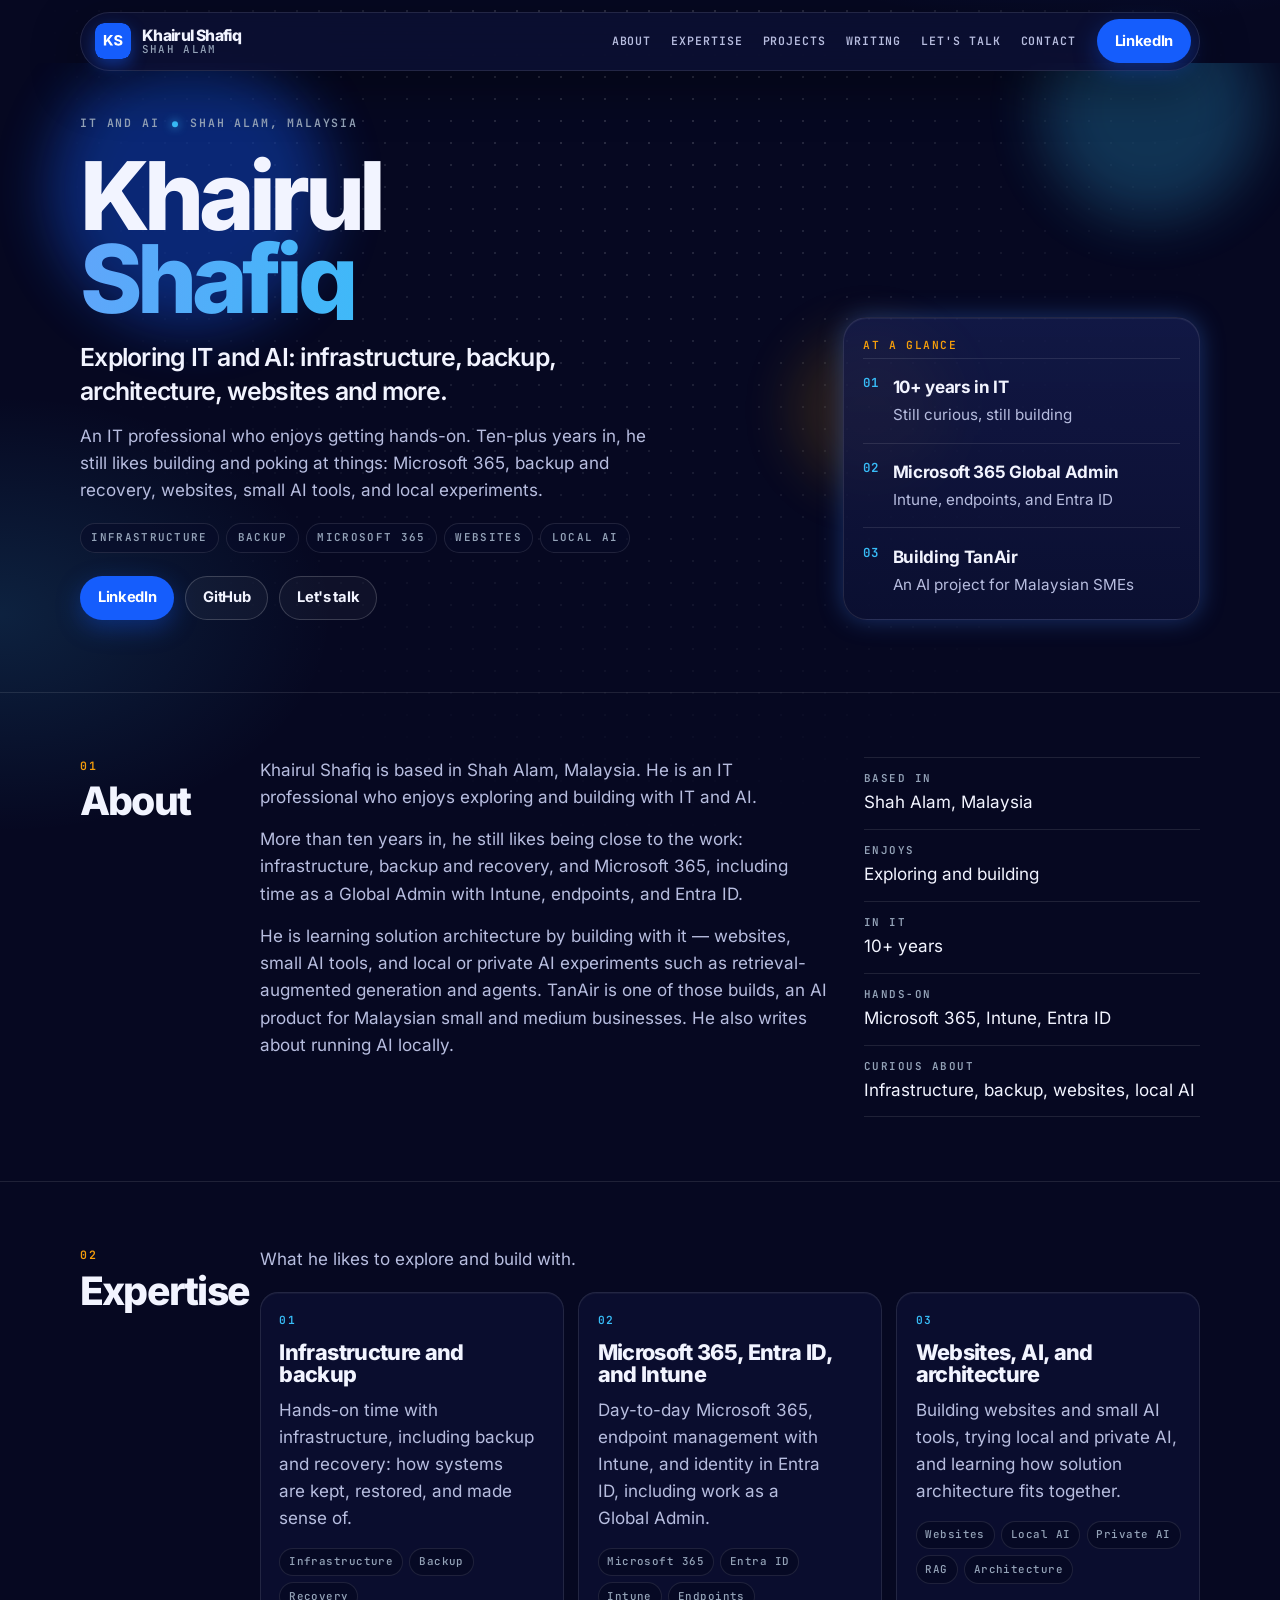
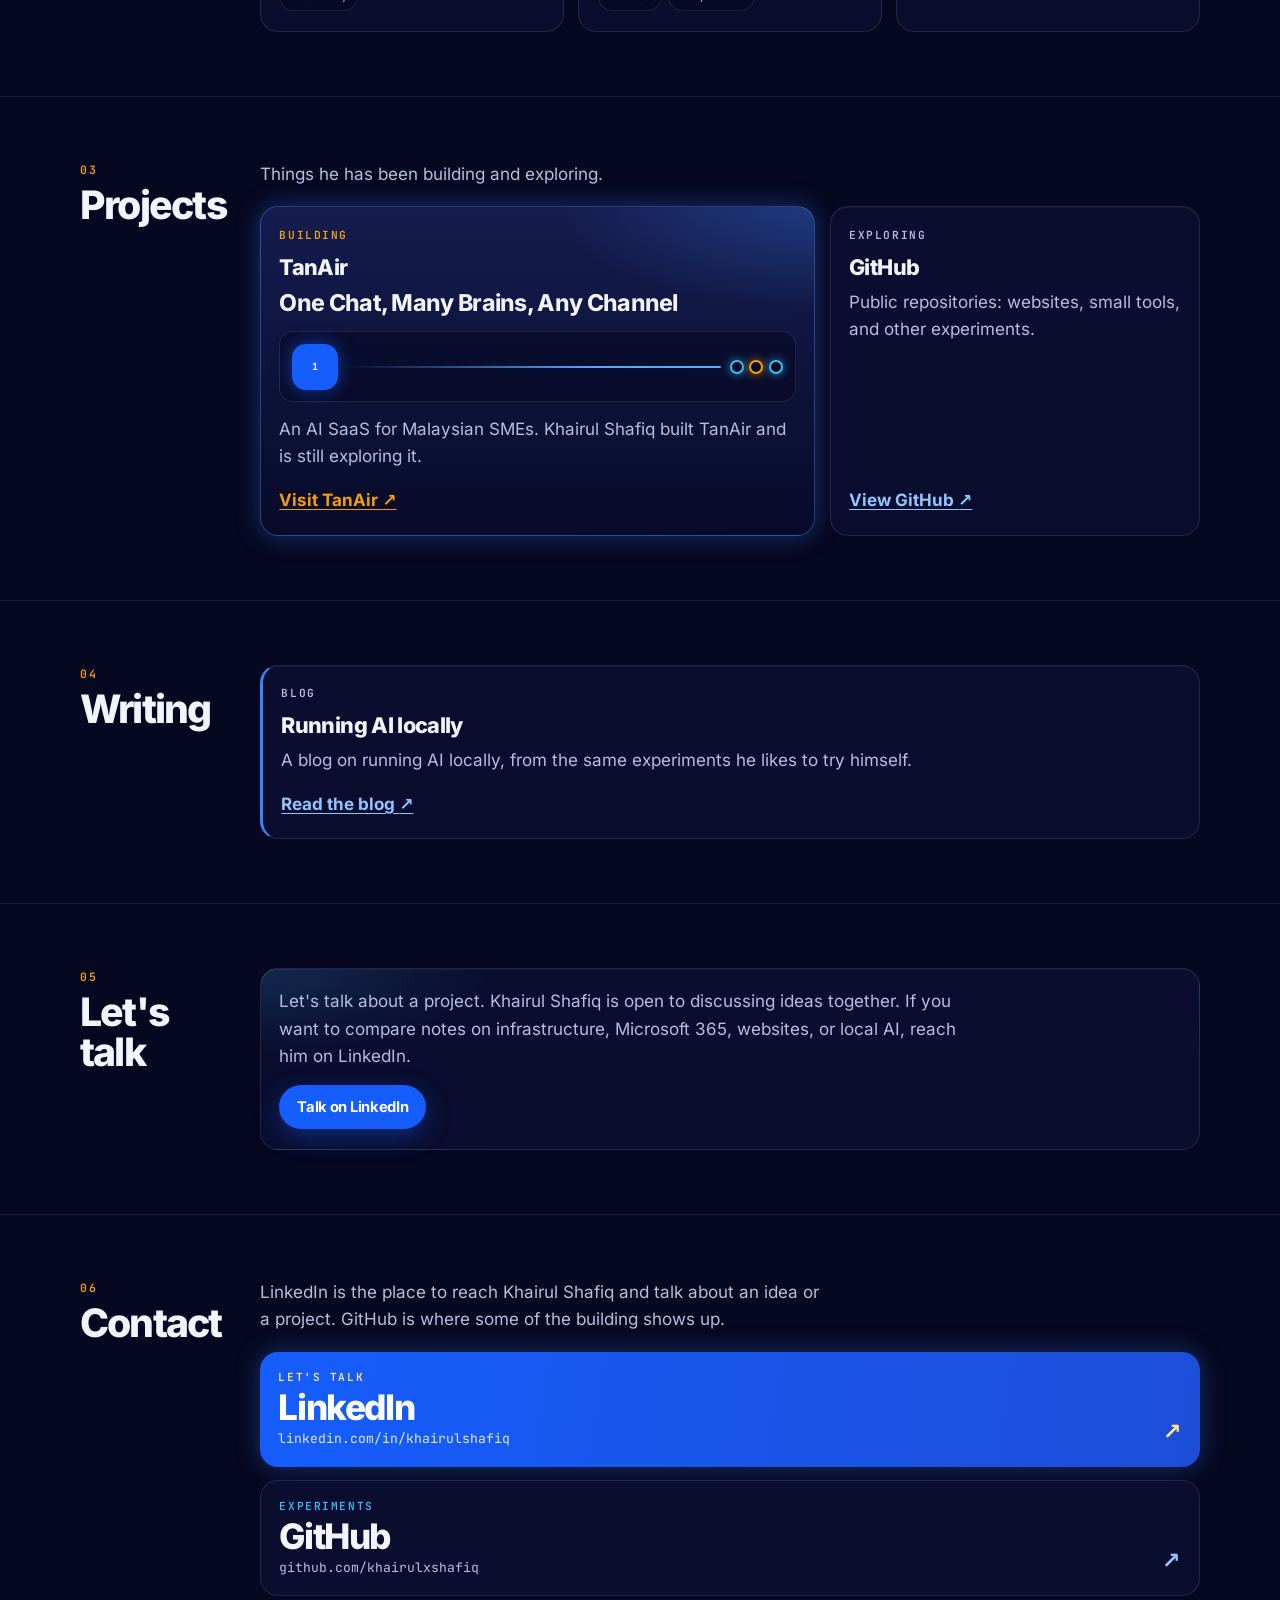
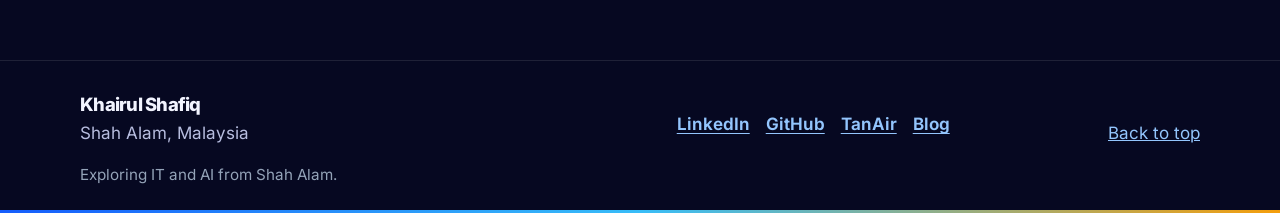
<file: index.html>
<!DOCTYPE html>
<html lang="en">
<head>
  <meta charset="utf-8">
  <meta name="viewport" content="width=device-width, initial-scale=1">
  <title>Khairul Shafiq | IT &amp; AI Explorer</title>
  <meta name="description" content="Khairul Shafiq explores and builds with IT and AI from Shah Alam: infrastructure, backup, Microsoft 365, websites, and local AI.">
  <link rel="canonical" href="https://khairulxshafiq.github.io/">
  <meta name="robots" content="index, follow, max-image-preview:large, max-snippet:-1, max-video-preview:-1">
  <meta name="author" content="Khairul Shafiq">
  <meta name="application-name" content="Khairul Shafiq">
  <meta name="theme-color" content="#060821">
  <meta name="color-scheme" content="dark">
  <meta name="referrer" content="strict-origin-when-cross-origin">
  <meta name="format-detection" content="telephone=no">
  <meta property="og:locale" content="en_MY">
  <meta property="og:type" content="profile">
  <meta property="og:site_name" content="Khairul Shafiq">
  <meta property="og:url" content="https://khairulxshafiq.github.io/">
  <meta property="og:title" content="Khairul Shafiq | IT &amp; AI Explorer">
  <meta property="og:description" content="Khairul Shafiq explores and builds with IT and AI from Shah Alam: infrastructure, backup, Microsoft 365, websites, and local AI.">
  <meta property="og:image" content="https://khairulxshafiq.github.io/og.png">
  <meta property="og:image:type" content="image/png">
  <meta property="og:image:width" content="1200">
  <meta property="og:image:height" content="630">
  <meta property="og:image:alt" content="Khairul Shafiq, exploring IT and AI from Shah Alam, Malaysia.">
  <meta name="twitter:card" content="summary_large_image">
  <meta name="twitter:title" content="Khairul Shafiq | IT &amp; AI Explorer">
  <meta name="twitter:description" content="Khairul Shafiq explores and builds with IT and AI from Shah Alam: infrastructure, backup, Microsoft 365, websites, and local AI.">
  <meta name="twitter:image" content="https://khairulxshafiq.github.io/og.png">
  <meta name="twitter:image:alt" content="Khairul Shafiq, exploring IT and AI from Shah Alam, Malaysia.">
  <link rel="icon" href="favicon.svg" type="image/svg+xml">
  <link rel="icon" href="favicon-32.png" sizes="32x32" type="image/png">
  <link rel="apple-touch-icon" href="apple-touch-icon.png">
  <link rel="manifest" href="site.webmanifest">
  <link rel="me" href="https://www.linkedin.com/in/khairulshafiq">
  <link rel="me" href="https://github.com/khairulxshafiq">
  <link rel="alternate" type="text/plain" href="llms.txt" title="Summary for language models">
  <link rel="preload" href="assets/fonts/inter-latin.woff2" as="font" type="font/woff2" crossorigin>
  <link rel="preload" href="assets/fonts/jetbrains-latin.woff2" as="font" type="font/woff2" crossorigin>
  <link rel="stylesheet" href="styles.css">
  <script>document.documentElement.classList.add("js");</script>
  <script type="application/ld+json">
  {
    "@context": "https://schema.org",
    "@graph": [
      {
        "@type": "Person",
        "@id": "https://khairulxshafiq.github.io/#khairul-shafiq",
        "name": "Khairul Shafiq",
        "alternateName": ["Mohammad Khairul Shafiq"],
        "jobTitle": "IT professional",
        "description": "IT professional in Shah Alam, Malaysia, who enjoys exploring and building with IT and AI: infrastructure, backup and recovery, Microsoft 365, websites, small AI tools, and local or private AI experiments. He is learning solution architecture by building with it. He built TanAir, an AI SaaS for Malaysian SMEs.",
        "url": "https://khairulxshafiq.github.io/",
        "image": "https://khairulxshafiq.github.io/og.png",
        "mainEntityOfPage": "https://khairulxshafiq.github.io/",
        "address": {
          "@type": "PostalAddress",
          "addressLocality": "Shah Alam",
          "addressCountry": "MY"
        },
        "homeLocation": {
          "@type": "Place",
          "name": "Shah Alam, Malaysia",
          "address": {
            "@type": "PostalAddress",
            "addressLocality": "Shah Alam",
            "addressCountry": "MY"
          }
        },
        "hasOccupation": {
          "@type": "Occupation",
          "name": "IT professional",
          "description": "Explores and builds with infrastructure, backup and recovery, Microsoft 365, websites, small AI tools, and local or private AI."
        },
        "sameAs": [
          "https://www.linkedin.com/in/khairulshafiq",
          "https://github.com/khairulxshafiq",
          "https://tanair-ai.blogspot.com",
          "https://tanair.my"
        ],
        "knowsAbout": [
          "Microsoft 365",
          "Microsoft Intune",
          "Endpoint management",
          "Microsoft Entra ID",
          "Identity management",
          "Cloud infrastructure",
          "Backup and recovery",
          "Websites",
          "Small AI tools",
          "Solution architecture",
          "Retrieval-augmented generation",
          "Local AI",
          "Private AI",
          "AI agents"
        ]
      },
      {
        "@type": "WebSite",
        "@id": "https://khairulxshafiq.github.io/#website",
        "url": "https://khairulxshafiq.github.io/",
        "name": "Khairul Shafiq",
        "inLanguage": "en",
        "description": "Profile of Khairul Shafiq, an IT professional in Shah Alam exploring and building with IT and AI.",
        "publisher": {
          "@id": "https://khairulxshafiq.github.io/#khairul-shafiq"
        }
      },
      {
        "@type": "ProfilePage",
        "@id": "https://khairulxshafiq.github.io/#profile",
        "url": "https://khairulxshafiq.github.io/",
        "name": "Khairul Shafiq",
        "inLanguage": "en",
        "dateModified": "2026-11-09",
        "isPartOf": {
          "@id": "https://khairulxshafiq.github.io/#website"
        },
        "mainEntity": {
          "@id": "https://khairulxshafiq.github.io/#khairul-shafiq"
        },
        "about": {
          "@id": "https://khairulxshafiq.github.io/#khairul-shafiq"
        }
      },
      {
        "@type": "Organization",
        "@id": "https://tanair.my/#organization",
        "name": "TanAir",
        "url": "https://tanair.my",
        "slogan": "One Chat, Many Brains, Any Channel",
        "description": "An AI SaaS for Malaysian SMEs.",
        "founder": {
          "@id": "https://khairulxshafiq.github.io/#khairul-shafiq"
        }
      },
      {
        "@type": "Blog",
        "@id": "https://tanair-ai.blogspot.com/#blog",
        "url": "https://tanair-ai.blogspot.com",
        "description": "A blog on running AI locally.",
        "author": {
          "@id": "https://khairulxshafiq.github.io/#khairul-shafiq"
        }
      }
    ]
  }
  </script>
</head>
<body>
  <a class="skip-link" href="#content">Skip to content</a>
  <header class="site-header" id="top">
    <div class="wrap header-inner">
      <a class="brand" href="#top">
        <img class="mark" src="favicon.svg" width="40" height="40" alt="">
        <span class="brand-text">
          <span class="brand-name">Khairul Shafiq</span>
          <span class="brand-place">Shah Alam</span>
        </span>
      </a>
      <a class="header-linkedin" href="https://www.linkedin.com/in/khairulshafiq" rel="me noopener noreferrer" target="_blank">LinkedIn<span class="visually-hidden"> (opens in a new tab)</span></a>
      <nav class="site-nav" aria-label="Primary">
        <ul>
          <li><a href="#about">About</a></li>
          <li><a href="#expertise">Expertise</a></li>
          <li><a href="#projects">Projects</a></li>
          <li><a href="#writing">Writing</a></li>
          <li><a href="#talk">Let's talk</a></li>
          <li><a href="#contact">Contact</a></li>
        </ul>
      </nav>
    </div>
  </header>

  <main id="content">
    <section class="hero" aria-labelledby="hero-heading">
      <div class="mesh" aria-hidden="true"><span></span><span></span><span></span></div>
      <div class="wrap hero-grid">
        <div class="hero-copy">
          <p class="eyebrow"><span>IT and AI</span> <span>Shah Alam, Malaysia</span></p>
          <h1 id="hero-heading">
            <span class="display-name"><span class="line">Khairul</span><span class="line">Shafiq</span></span>
          </h1>
          <p class="lede">Exploring IT and AI: infrastructure, backup, architecture, websites and more.</p>
          <p class="support">An IT professional who enjoys getting hands-on. Ten-plus years in, he still likes building and poking at things: Microsoft 365, backup and recovery, websites, small AI tools, and local experiments.</p>
          <ul class="practice" aria-label="What he explores">
            <li>Infrastructure</li>
            <li>Backup</li>
            <li>Microsoft 365</li>
            <li>Websites</li>
            <li>Local AI</li>
          </ul>
          <div class="cta-row">
            <a class="button button-primary" href="https://www.linkedin.com/in/khairulshafiq" rel="me noopener noreferrer" target="_blank">LinkedIn<span class="visually-hidden"> (opens in a new tab)</span></a>
            <a class="button button-secondary" href="https://github.com/khairulxshafiq" rel="me noopener noreferrer" target="_blank">GitHub<span class="visually-hidden"> (opens in a new tab)</span></a>
            <a class="button button-secondary" href="#talk">Let's talk</a>
          </div>
        </div>
        <aside class="hero-panel" aria-label="At a glance">
          <p class="kicker">At a glance</p>
          <ul class="glance">
            <li>
              <span class="glance-num">01</span>
              <span class="glance-copy">
                <strong>10+ years in IT</strong>
                <span>Still curious, still building</span>
              </span>
            </li>
            <li>
              <span class="glance-num">02</span>
              <span class="glance-copy">
                <strong>Microsoft 365 Global Admin</strong>
                <span>Intune, endpoints, and Entra ID</span>
              </span>
            </li>
            <li>
              <span class="glance-num">03</span>
              <span class="glance-copy">
                <strong>Building TanAir</strong>
                <span>An AI project for Malaysian SMEs</span>
              </span>
            </li>
          </ul>
        </aside>
      </div>
    </section>

    <section class="section reveal" id="about" aria-labelledby="about-heading">
      <div class="wrap section-grid">
        <div class="section-head">
          <p class="sec-index">01</p>
          <h2 id="about-heading">About</h2>
        </div>
        <div class="section-body about-grid">
          <div class="prose">
            <p>Khairul Shafiq is based in Shah Alam, Malaysia. He is an IT professional who enjoys exploring and building with IT and AI.</p>
            <p>More than ten years in, he still likes being close to the work: infrastructure, backup and recovery, and Microsoft 365, including time as a Global Admin with Intune, endpoints, and Entra ID.</p>
            <p>He is learning solution architecture by building with it — websites, small AI tools, and local or private AI experiments such as retrieval-augmented generation and agents. TanAir is one of those builds, an AI product for Malaysian small and medium businesses. He also writes about running AI locally.</p>
          </div>
          <dl class="fact-list">
            <div>
              <dt>Based in</dt>
              <dd>Shah Alam, Malaysia</dd>
            </div>
            <div>
              <dt>Enjoys</dt>
              <dd>Exploring and building</dd>
            </div>
            <div>
              <dt>In IT</dt>
              <dd>10+ years</dd>
            </div>
            <div>
              <dt>Hands-on</dt>
              <dd>Microsoft 365, Intune, Entra ID</dd>
            </div>
            <div>
              <dt>Curious about</dt>
              <dd>Infrastructure, backup, websites, local AI</dd>
            </div>
          </dl>
        </div>
      </div>
    </section>

    <section class="section reveal" id="expertise" aria-labelledby="expertise-heading">
      <div class="wrap section-grid">
        <div class="section-head">
          <p class="sec-index">02</p>
          <h2 id="expertise-heading">Expertise</h2>
        </div>
        <div class="section-body">
          <p class="section-intro">What he likes to explore and build with.</p>
          <div class="card-grid card-grid-3">
            <article class="expert-card">
              <p class="kicker">01</p>
              <h3>Infrastructure and backup</h3>
              <p>Hands-on time with infrastructure, including backup and recovery: how systems are kept, restored, and made sense of.</p>
              <ul class="tag-list" aria-label="Topics">
                <li>Infrastructure</li>
                <li>Backup</li>
                <li>Recovery</li>
              </ul>
            </article>
            <article class="expert-card">
              <p class="kicker">02</p>
              <h3>Microsoft 365, Entra ID, and Intune</h3>
              <p>Day-to-day Microsoft 365, endpoint management with Intune, and identity in Entra ID, including work as a Global Admin.</p>
              <ul class="tag-list" aria-label="Topics">
                <li>Microsoft 365</li>
                <li>Entra ID</li>
                <li>Intune</li>
                <li>Endpoints</li>
              </ul>
            </article>
            <article class="expert-card">
              <p class="kicker">03</p>
              <h3>Websites, AI, and architecture</h3>
              <p>Building websites and small AI tools, trying local and private AI, and learning how solution architecture fits together.</p>
              <ul class="tag-list" aria-label="Topics">
                <li>Websites</li>
                <li>Local AI</li>
                <li>Private AI</li>
                <li>RAG</li>
                <li>Architecture</li>
              </ul>
            </article>
          </div>
        </div>
      </div>
    </section>

    <section class="section reveal" id="projects" aria-labelledby="projects-heading">
      <div class="wrap section-grid">
        <div class="section-head">
          <p class="sec-index">03</p>
          <h2 id="projects-heading">Projects</h2>
        </div>
        <div class="section-body">
          <p class="section-intro">Things he has been building and exploring.</p>
          <div class="card-grid card-grid-2">
            <a class="project-card featured" href="https://tanair.my" target="_blank" rel="noopener noreferrer">
              <p class="kicker">Building</p>
              <h3>TanAir</h3>
              <p class="tagline">One Chat, Many Brains, Any Channel</p>
              <div class="orch" aria-hidden="true">
                <span class="orch-node">1</span>
                <span class="orch-links"></span>
                <span class="orch-brains"><span></span><span></span><span></span></span>
              </div>
              <p>An AI SaaS for Malaysian SMEs. Khairul Shafiq built TanAir and is still exploring it.</p>
              <span class="card-go">Visit TanAir <span aria-hidden="true">↗</span><span class="visually-hidden"> (opens in a new tab)</span></span>
            </a>
            <a class="project-card" href="https://github.com/khairulxshafiq" target="_blank" rel="me noopener noreferrer">
              <p class="kicker">Exploring</p>
              <h3>GitHub</h3>
              <p>Public repositories: websites, small tools, and other experiments.</p>
              <span class="card-go">View GitHub <span aria-hidden="true">↗</span><span class="visually-hidden"> (opens in a new tab)</span></span>
            </a>
          </div>
        </div>
      </div>
    </section>

    <section class="section reveal" id="writing" aria-labelledby="writing-heading">
      <div class="wrap section-grid">
        <div class="section-head">
          <p class="sec-index">04</p>
          <h2 id="writing-heading">Writing</h2>
        </div>
        <div class="section-body">
          <a class="writing-card" href="https://tanair-ai.blogspot.com" target="_blank" rel="noopener noreferrer">
            <p class="kicker">Blog</p>
            <h3>Running AI locally</h3>
            <p>A blog on running AI locally, from the same experiments he likes to try himself.</p>
            <span class="card-go">Read the blog <span aria-hidden="true">↗</span><span class="visually-hidden"> (opens in a new tab)</span></span>
          </a>
        </div>
      </div>
    </section>

    <section class="section reveal" id="talk" aria-labelledby="talk-heading">
      <div class="wrap section-grid">
        <div class="section-head">
          <p class="sec-index">05</p>
          <h2 id="talk-heading">Let's talk</h2>
        </div>
        <div class="section-body">
          <div class="soon">
            <p>Let's talk about a project. Khairul Shafiq is open to discussing ideas together. If you want to compare notes on infrastructure, Microsoft 365, websites, or local AI, reach him on LinkedIn.</p>
            <a class="button button-primary" href="https://www.linkedin.com/in/khairulshafiq" rel="me noopener noreferrer" target="_blank">Talk on LinkedIn<span class="visually-hidden"> (opens in a new tab)</span></a>
          </div>
        </div>
      </div>
    </section>

    <section class="section reveal" id="contact" aria-labelledby="contact-heading">
      <div class="wrap section-grid">
        <div class="section-head">
          <p class="sec-index">06</p>
          <h2 id="contact-heading">Contact</h2>
        </div>
        <div class="section-body">
          <p class="section-intro">LinkedIn is the place to reach Khairul Shafiq and talk about an idea or a project. GitHub is where some of the building shows up.</p>
          <div class="contact-list">
            <a class="contact-primary" href="https://www.linkedin.com/in/khairulshafiq" rel="me noopener noreferrer" target="_blank">
              <span class="contact-copy">
                <span class="kicker">Let's talk</span>
                <span class="contact-title">LinkedIn</span>
                <span class="contact-url">linkedin.com/in/khairulshafiq</span>
              </span>
              <span class="card-go" aria-hidden="true">↗</span>
              <span class="visually-hidden"> (opens in a new tab)</span>
            </a>
            <a class="contact-secondary" href="https://github.com/khairulxshafiq" rel="me noopener noreferrer" target="_blank">
              <span class="contact-copy">
                <span class="kicker">Experiments</span>
                <span class="contact-title">GitHub</span>
                <span class="contact-url">github.com/khairulxshafiq</span>
              </span>
              <span class="card-go" aria-hidden="true">↗</span>
              <span class="visually-hidden"> (opens in a new tab)</span>
            </a>
          </div>
        </div>
      </div>
    </section>
  </main>

  <footer class="site-footer">
    <div class="wrap footer-grid">
      <p>
        <strong>Khairul Shafiq</strong><br>
        Shah Alam, Malaysia
      </p>
      <ul class="footer-links">
        <li><a href="https://www.linkedin.com/in/khairulshafiq" rel="me noopener noreferrer" target="_blank">LinkedIn<span class="visually-hidden"> (opens in a new tab)</span></a></li>
        <li><a href="https://github.com/khairulxshafiq" rel="me noopener noreferrer" target="_blank">GitHub<span class="visually-hidden"> (opens in a new tab)</span></a></li>
        <li><a href="https://tanair.my" rel="noopener noreferrer" target="_blank">TanAir<span class="visually-hidden"> (opens in a new tab)</span></a></li>
        <li><a href="https://tanair-ai.blogspot.com" rel="noopener noreferrer" target="_blank">Blog<span class="visually-hidden"> (opens in a new tab)</span></a></li>
      </ul>
      <p><a href="#top">Back to top</a></p>
    </div>
    <p class="colophon wrap">Exploring IT and AI from Shah Alam.</p>
  </footer>
  <div class="end-bar" aria-hidden="true"></div>
  <script src="main.js" defer></script>
</body>
</html>
</file>
<file: styles.css>
/* TanAir dark theme tokens: navy surfaces, electric blue, gold, Inter, JetBrains Mono. */

@font-face {
  font-family: Inter;
  src: url("assets/fonts/inter-latin.woff2") format("woff2");
  font-weight: 100 900;
  font-style: normal;
  font-display: swap;
  unicode-range: U+0000-00FF, U+0131, U+0152-0153, U+02BB-02BC, U+02C6, U+02DA, U+02DC, U+0304, U+0308, U+0329, U+2000-206F, U+20AC, U+2122, U+2191, U+2193, U+2212, U+2215, U+FEFF, U+FFFD;
}

@font-face {
  font-family: "JetBrains Mono";
  src: url("assets/fonts/jetbrains-latin.woff2") format("woff2");
  font-weight: 100 900;
  font-style: normal;
  font-display: swap;
  unicode-range: U+0000-00FF, U+0131, U+0152-0153, U+02BB-02BC, U+02C6, U+02DA, U+02DC, U+0304, U+0308, U+0329, U+2000-206F, U+20AC, U+2122, U+2191, U+2193, U+2212, U+2215, U+FEFF, U+FFFD;
}

:root {
  --bg-primary: #060821;
  --bg-elevated: #0c1033;
  --bg-soft: #111742;
  --surface-glass: rgba(12, 16, 51, 0.85);
  --surface-hover: #161e52;
  --text-primary: #f2f4ff;
  --text-secondary: #b7bddf;
  --text-muted: #94a3b8;
  --border-subtle: rgba(255, 255, 255, 0.1);
  --border-strong: rgba(255, 255, 255, 0.18);
  --accent: #155dfc;
  --accent-hover: #1d4ed8;
  --accent-bright: #3b82f6;
  --accent-2: #38bdf8;
  --gold: #f59e0b;
  --glow: 0 0 24px rgba(59, 130, 246, 0.35);
  --ease: cubic-bezier(0.16, 1, 0.3, 1);
  --fast: 150ms;
  --normal: 200ms;
  --sans: Inter, "Segoe UI", system-ui, sans-serif;
  --mono: "JetBrains Mono", ui-monospace, "Cascadia Mono", monospace;
  --wrap: min(1120px, calc(100% - clamp(1.5rem, 5vw, 3rem)));
  color-scheme: dark;
}

*,
*::before,
*::after {
  box-sizing: border-box;
}

html {
  background: var(--bg-primary);
  scroll-behavior: smooth;
  scroll-padding-top: 7.5rem;
  -webkit-text-size-adjust: 100%;
  text-size-adjust: 100%;
}

body {
  margin: 0;
  min-height: 100vh;
  background:
    radial-gradient(900px 520px at 85% -8%, rgba(21, 93, 252, 0.28), transparent 58%),
    radial-gradient(640px 420px at 0% 18%, rgba(56, 189, 248, 0.14), transparent 52%),
    radial-gradient(520px 320px at 70% 110%, rgba(245, 158, 11, 0.08), transparent 50%),
    var(--bg-primary);
  color: var(--text-primary);
  font-family: var(--sans);
  font-size: 1.0625rem;
  font-weight: 400;
  line-height: 1.6;
  text-rendering: optimizeLegibility;
}

body::before {
  content: "";
  position: fixed;
  inset: 0;
  pointer-events: none;
  z-index: 0;
  background-image: radial-gradient(rgba(226, 232, 240, 0.16) 1px, transparent 1px);
  background-size: 22px 22px;
  mask-image: radial-gradient(ellipse at 50% 0%, #000 12%, transparent 68%);
}

.site-header,
main,
.site-footer,
.end-bar {
  position: relative;
  z-index: 1;
}

img {
  max-width: 100%;
  height: auto;
}

h1,
h2,
h3,
p {
  text-wrap: pretty;
}

h1,
h2,
h3 {
  font-family: var(--sans);
  font-weight: 800;
  letter-spacing: -0.045em;
  line-height: 1.02;
}

h2 {
  margin: 0;
  font-size: clamp(1.85rem, 3.4vw, 2.45rem);
}

h3 {
  margin: 0;
  font-size: 1.35rem;
  letter-spacing: -0.03em;
}

p {
  margin: 0;
}

a {
  color: #93c5fd;
}

a:visited {
  color: #93c5fd;
}

:focus-visible {
  outline: 2px solid var(--accent-bright);
  outline-offset: 3px;
}

::selection {
  background: rgba(59, 130, 246, 0.45);
  color: #fff;
}

.visually-hidden {
  position: absolute;
  width: 1px;
  height: 1px;
  padding: 0;
  margin: -1px;
  overflow: hidden;
  clip: rect(0 0 0 0);
  clip-path: inset(50%);
  white-space: nowrap;
  border: 0;
}

.skip-link {
  position: absolute;
  left: 1rem;
  top: 0;
  transform: translateY(-130%);
  z-index: 80;
  background: var(--accent);
  color: #fff;
  text-decoration: none;
  font-weight: 700;
  padding: 0.75rem 1rem;
  border-radius: 0 0 12px 12px;
}

.skip-link:visited,
.skip-link:hover {
  color: #fff;
}

.skip-link:focus {
  transform: none;
}

.wrap {
  width: var(--wrap);
  margin-inline: auto;
}

.site-header {
  position: sticky;
  top: 0.75rem;
  z-index: 40;
  margin-bottom: 0.25rem;
}

.header-inner {
  display: grid;
  grid-template-columns: 1fr auto;
  grid-template-areas:
    "brand linkedin"
    "nav nav";
  align-items: center;
  gap: 0.2rem 0.75rem;
  padding: 0.55rem 0.7rem 0.35rem 0.85rem;
  border: 1px solid var(--border-subtle);
  border-radius: 22px;
  background: var(--surface-glass);
  backdrop-filter: blur(18px);
  box-shadow: 0 16px 50px rgba(0, 0, 0, 0.35);
}

.brand {
  grid-area: brand;
  display: flex;
  align-items: center;
  gap: 0.7rem;
  min-height: 44px;
  color: var(--text-primary);
  text-decoration: none;
}

.brand:visited {
  color: var(--text-primary);
}

.mark {
  width: 36px;
  height: 36px;
  flex: none;
  display: block;
  border-radius: 9px;
  box-shadow: 0 6px 16px rgba(21, 93, 252, 0.45);
}

.brand-text {
  display: flex;
  flex-direction: column;
  line-height: 1.1;
}

.brand-name {
  font-weight: 800;
  font-size: 0.98rem;
  letter-spacing: -0.04em;
}

.brand-place {
  color: var(--text-muted);
  font-family: var(--mono);
  font-size: 0.68rem;
  font-weight: 500;
  letter-spacing: 0.12em;
  text-transform: uppercase;
}

.header-linkedin {
  grid-area: linkedin;
  justify-self: end;
}

.site-nav {
  grid-area: nav;
}

.site-nav ul {
  display: flex;
  flex-wrap: wrap;
  gap: 0.1rem 0.15rem;
  list-style: none;
  margin: 0;
  padding: 0.1rem 0 0.25rem;
}

.site-nav a {
  display: inline-flex;
  align-items: center;
  min-height: 44px;
  padding: 0 0.55rem;
  border-radius: 999px;
  color: var(--text-secondary);
  text-decoration: none;
  font-family: var(--mono);
  font-size: 0.72rem;
  font-weight: 600;
  letter-spacing: 0.08em;
  text-transform: uppercase;
}

.site-nav a:visited {
  color: var(--text-secondary);
}

.site-nav a:hover {
  color: #fff;
  background: rgba(255, 255, 255, 0.06);
}

.button,
.header-linkedin {
  display: inline-flex;
  align-items: center;
  justify-content: center;
  min-height: 44px;
  padding: 0.6rem 1.05rem;
  border-radius: 999px;
  border: 1px solid transparent;
  font-family: var(--sans);
  font-size: 0.92rem;
  font-weight: 700;
  letter-spacing: -0.02em;
  text-decoration: none;
  line-height: 1;
}

.button-primary,
.header-linkedin,
.button-primary:visited,
.header-linkedin:visited {
  background: var(--accent);
  color: #fff;
  box-shadow: 0 8px 24px rgba(21, 93, 252, 0.35);
}

.button-primary:hover,
.header-linkedin:hover {
  background: var(--accent-hover);
  color: #fff;
}

.button-primary:focus-visible,
.header-linkedin:focus-visible {
  outline-color: #fff;
}

.button-secondary,
.button-secondary:visited {
  background: rgba(255, 255, 255, 0.04);
  color: var(--text-primary);
  border-color: var(--border-strong);
}

.button-secondary:hover {
  background: rgba(255, 255, 255, 0.1);
  color: #fff;
}

.hero {
  position: relative;
  padding-block: clamp(1.75rem, 4vw, 3.25rem) clamp(2.5rem, 6vw, 4.5rem);
  overflow: hidden;
}

.mesh {
  position: absolute;
  inset: -10% -5% auto;
  height: 78%;
  pointer-events: none;
  z-index: 0;
}

.mesh span {
  position: absolute;
  border-radius: 999px;
  filter: blur(28px);
  opacity: 0.85;
}

.mesh span:nth-child(1) {
  width: 280px;
  height: 280px;
  left: 8%;
  top: 10%;
  background: rgba(21, 93, 252, 0.45);
  animation: drift 14s var(--ease) infinite alternate;
}

.mesh span:nth-child(2) {
  width: 220px;
  height: 220px;
  right: 6%;
  top: 0;
  background: rgba(56, 189, 248, 0.28);
  animation: drift 18s var(--ease) infinite alternate-reverse;
}

.mesh span:nth-child(3) {
  width: 160px;
  height: 160px;
  right: 28%;
  bottom: 0;
  background: rgba(245, 158, 11, 0.18);
  animation: drift 16s linear infinite alternate;
}

@keyframes drift {
  from { transform: translate3d(0, 0, 0) scale(1); }
  to { transform: translate3d(24px, 18px, 0) scale(1.08); }
}

.hero-grid,
.hero-copy,
.hero-panel {
  position: relative;
  z-index: 1;
}

.hero-grid {
  display: grid;
  gap: clamp(1.5rem, 4vw, 2.75rem);
}

.eyebrow {
  display: flex;
  flex-wrap: wrap;
  gap: 0.35rem 0.75rem;
  margin-bottom: 0.9rem;
  color: var(--text-muted);
  font-family: var(--mono);
  font-size: 0.72rem;
  font-weight: 600;
  letter-spacing: 0.16em;
  text-transform: uppercase;
}

.eyebrow span + span::before {
  content: "";
  display: inline-block;
  width: 0.4rem;
  height: 0.4rem;
  margin-right: 0.75rem;
  border-radius: 50%;
  background: var(--accent-2);
  box-shadow: 0 0 10px var(--accent-2);
  transform: translateY(0.02rem);
}

.display-name {
  display: block;
  font-size: clamp(3.15rem, 7.4vw, 6.1rem);
  font-weight: 800;
  letter-spacing: -0.06em;
  line-height: 0.88;
}

.display-name .line {
  display: block;
}

.display-name .line:last-child {
  background: linear-gradient(100deg, #60a5fa 0%, #38bdf8 48%, #e0f2fe 100%);
  -webkit-background-clip: text;
  background-clip: text;
  color: transparent;
}

.lede {
  max-width: 36ch;
  margin-top: 1.25rem;
  color: var(--text-primary);
  font-size: clamp(1.25rem, 2vw, 1.55rem);
  font-weight: 600;
  line-height: 1.35;
  letter-spacing: -0.03em;
}

.support {
  max-width: 52ch;
  margin-top: 0.9rem;
  color: var(--text-secondary);
}

.practice {
  display: flex;
  flex-wrap: wrap;
  gap: 0.45rem;
  list-style: none;
  margin: 1.15rem 0 0;
  padding: 0;
}

.practice li {
  padding: 0.35rem 0.65rem;
  border: 1px solid var(--border-subtle);
  border-radius: 999px;
  background: rgba(8, 11, 41, 0.55);
  color: var(--text-muted);
  font-family: var(--mono);
  font-size: 0.68rem;
  font-weight: 600;
  letter-spacing: 0.12em;
  text-transform: uppercase;
}

.cta-row {
  display: flex;
  flex-wrap: wrap;
  gap: 0.7rem;
  margin-top: 1.4rem;
}

.hero-panel {
  background: linear-gradient(180deg, rgba(22, 30, 82, 0.72), rgba(12, 16, 51, 0.88));
  border: 1px solid var(--border-subtle);
  border-radius: 24px;
  padding: 1.2rem 1.2rem 0.4rem;
  box-shadow: var(--glow), inset 0 1px 0 rgba(255, 255, 255, 0.06);
}

.hero-panel .kicker {
  color: var(--gold);
}

.glance {
  list-style: none;
  margin: 0.2rem 0 0;
  padding: 0;
}

.glance li {
  display: grid;
  grid-template-columns: auto 1fr;
  gap: 0.85rem;
  align-items: start;
  padding: 0.95rem 0;
  border-top: 1px solid var(--border-subtle);
}

.glance-num {
  font-family: var(--mono);
  font-size: 0.78rem;
  font-weight: 600;
  color: var(--accent-2);
  letter-spacing: 0.08em;
  line-height: 1.4;
}

.glance-copy {
  display: flex;
  flex-direction: column;
  gap: 0.12rem;
}

.glance-copy strong {
  font-weight: 700;
  letter-spacing: -0.02em;
}

.glance-copy span {
  color: var(--text-secondary);
  font-size: 0.95rem;
}

.kicker {
  margin: 0;
  color: var(--accent-2);
  font-family: var(--mono);
  font-size: 0.7rem;
  font-weight: 600;
  letter-spacing: 0.14em;
  text-transform: uppercase;
}

.section {
  padding-block: clamp(2.4rem, 5vw, 4.2rem);
  border-top: 1px solid var(--border-subtle);
}

.section-grid {
  display: grid;
  gap: 1.1rem;
}

.sec-index {
  margin: 0 0 0.35rem;
  color: var(--gold);
  font-family: var(--mono);
  font-size: 0.72rem;
  font-weight: 600;
  letter-spacing: 0.16em;
}

.section-intro {
  max-width: 52ch;
  margin-bottom: 1.15rem;
  color: var(--text-secondary);
}

.prose p + p {
  margin-top: 0.95rem;
}

.prose p {
  color: var(--text-secondary);
}

.about-grid {
  display: grid;
  gap: 1.5rem;
}

.fact-list {
  margin: 0;
}

.fact-list div {
  padding: 0.75rem 0;
  border-top: 1px solid var(--border-subtle);
}

.fact-list div:last-child {
  border-bottom: 1px solid var(--border-subtle);
}

.fact-list dt {
  margin-bottom: 0.15rem;
  color: var(--text-muted);
  font-family: var(--mono);
  font-size: 0.68rem;
  font-weight: 600;
  letter-spacing: 0.14em;
  text-transform: uppercase;
}

.fact-list dd {
  margin: 0;
  color: var(--text-primary);
}

.card-grid {
  display: grid;
  gap: 0.9rem;
}

.expert-card,
.project-card,
.writing-card,
.soon {
  background: rgba(12, 16, 51, 0.78);
  border: 1px solid var(--border-subtle);
  border-radius: 18px;
  padding: 1.2rem 1.15rem 1.25rem;
  box-shadow: inset 0 1px 0 rgba(255, 255, 255, 0.04);
}

.expert-card {
  display: flex;
  flex-direction: column;
  gap: 0.7rem;
  min-height: 100%;
}

.expert-card p:not(.kicker) {
  color: var(--text-secondary);
}

.tag-list {
  display: flex;
  flex-wrap: wrap;
  gap: 0.4rem;
  list-style: none;
  margin: 0.25rem 0 0;
  padding: 0;
}

.tag-list li {
  padding: 0.28rem 0.55rem;
  border: 1px solid var(--border-subtle);
  border-radius: 999px;
  background: rgba(6, 8, 33, 0.65);
  color: var(--text-muted);
  font-family: var(--mono);
  font-size: 0.68rem;
  font-weight: 500;
  letter-spacing: 0.04em;
}

.project-card,
.writing-card {
  display: flex;
  flex-direction: column;
  gap: 0.7rem;
  min-height: 100%;
  color: var(--text-primary);
  text-decoration: none;
}

.project-card:visited,
.writing-card:visited {
  color: var(--text-primary);
}

.project-card p,
.writing-card p {
  color: var(--text-secondary);
}

.tagline {
  font-size: clamp(1.2rem, 2vw, 1.45rem);
  font-weight: 750;
  line-height: 1.25;
  letter-spacing: -0.03em;
  color: var(--text-primary);
}

.card-go {
  margin-top: auto;
  padding-top: 0.35rem;
  color: #93c5fd;
  font-weight: 700;
  text-decoration: underline;
  text-underline-offset: 0.18em;
}

.project-card.featured,
.project-card.featured:visited {
  background:
    radial-gradient(420px 180px at 100% 0%, rgba(59, 130, 246, 0.28), transparent 60%),
    linear-gradient(180deg, rgba(22, 30, 82, 0.95), rgba(8, 11, 41, 0.95));
  border-color: rgba(59, 130, 246, 0.45);
  box-shadow: var(--glow);
  color: var(--text-primary);
}

.project-card.featured .kicker,
.project-card.featured .card-go {
  color: var(--gold);
}

.project-card.featured p,
.project-card.featured .tagline,
.project-card.featured h3 {
  color: var(--text-primary);
}

.project-card.featured p:not(.kicker):not(.tagline) {
  color: var(--text-secondary);
}

.orch {
  display: grid;
  grid-template-columns: auto 1fr auto;
  gap: 0.55rem;
  align-items: center;
  margin: 0.15rem 0 0.2rem;
  padding: 0.7rem 0.75rem;
  border: 1px solid rgba(255, 255, 255, 0.1);
  border-radius: 14px;
  background: rgba(6, 8, 33, 0.55);
}

.orch-node {
  display: grid;
  place-items: center;
  width: 46px;
  height: 46px;
  border-radius: 14px;
  background: var(--accent);
  color: #fff;
  font-family: var(--mono);
  font-size: 0.62rem;
  font-weight: 700;
  letter-spacing: 0.08em;
  box-shadow: 0 0 18px rgba(21, 93, 252, 0.55);
}

.orch-links {
  height: 2px;
  border-radius: 999px;
  background:
    linear-gradient(90deg, transparent, #60a5fa, #38bdf8, transparent);
  background-size: 200% 100%;
  animation: flow 2.8s linear infinite;
}

.orch-brains {
  display: flex;
  gap: 0.35rem;
}

.orch-brains span {
  width: 14px;
  height: 14px;
  border-radius: 999px;
  background: var(--bg-primary);
  border: 2px solid var(--accent-2);
  box-shadow: 0 0 10px rgba(56, 189, 248, 0.7);
}

.orch-brains span:nth-child(2) {
  border-color: var(--gold);
  box-shadow: 0 0 10px rgba(245, 158, 11, 0.65);
}

@keyframes flow {
  from { background-position: 0% 0; }
  to { background-position: 200% 0; }
}

.writing-card {
  border-left: 3px solid var(--accent-bright);
}

.soon {
  display: grid;
  gap: 0.95rem;
  justify-items: start;
  background:
    radial-gradient(380px 140px at 0% 0%, rgba(56, 189, 248, 0.16), transparent 60%),
    rgba(12, 16, 51, 0.78);
}

.soon p {
  max-width: 62ch;
  color: var(--text-secondary);
}

.contact-list {
  display: grid;
  gap: 0.8rem;
}

.contact-primary,
.contact-secondary {
  display: flex;
  align-items: center;
  justify-content: space-between;
  gap: 1rem;
  min-height: 96px;
  padding: 1.1rem 1.15rem;
  border-radius: 18px;
  text-decoration: none;
}

.contact-primary,
.contact-primary:visited {
  background: linear-gradient(100deg, #155dfc, #1d4ed8);
  color: #fff;
  box-shadow: var(--glow);
}

.contact-primary .kicker,
.contact-primary .card-go {
  color: #fde68a;
}

.contact-primary:hover {
  color: #fff;
  filter: brightness(1.06);
}

.contact-secondary,
.contact-secondary:visited {
  background: rgba(12, 16, 51, 0.78);
  color: var(--text-primary);
  border: 1px solid var(--border-subtle);
}

.contact-secondary:hover {
  border-color: rgba(59, 130, 246, 0.55);
  color: var(--text-primary);
}

.contact-copy {
  display: flex;
  flex-direction: column;
  gap: 0.12rem;
}

.contact-title {
  font-size: clamp(1.7rem, 3vw, 2.2rem);
  font-weight: 800;
  letter-spacing: -0.04em;
  line-height: 1.05;
}

.contact-url {
  color: var(--text-secondary);
  font-family: var(--mono);
  font-size: 0.82rem;
}

.contact-primary .contact-url {
  color: #dbeafe;
}

.contact-primary .card-go,
.contact-secondary .card-go {
  font-size: 1.4rem;
  text-decoration: none;
}

.site-footer {
  padding-block: 1.8rem 1.4rem;
  border-top: 1px solid var(--border-subtle);
  color: var(--text-secondary);
}

.footer-grid {
  display: grid;
  gap: 1.1rem;
}

.footer-grid strong {
  color: var(--text-primary);
  font-size: 1.15rem;
  font-weight: 800;
  letter-spacing: -0.04em;
}

.footer-links {
  display: flex;
  flex-wrap: wrap;
  gap: 0.25rem 1rem;
  list-style: none;
  margin: 0;
  padding: 0;
}

.footer-links a {
  display: inline-flex;
  align-items: center;
  min-height: 44px;
  font-weight: 650;
  text-underline-offset: 0.18em;
}

.colophon {
  margin-top: 1rem;
  color: var(--text-muted);
  font-size: 0.95rem;
}

.site-footer a {
  color: #93c5fd;
}

.end-bar {
  height: 3px;
  background: linear-gradient(90deg, #155dfc, #38bdf8, #f59e0b);
}

@media (hover: hover) and (prefers-reduced-motion: no-preference) {
  .project-card,
  .writing-card,
  .button,
  .header-linkedin,
  .contact-primary,
  .contact-secondary,
  .expert-card {
    transition: background-color var(--fast) var(--ease), border-color var(--fast) var(--ease), transform var(--normal) var(--ease), color var(--fast) var(--ease), box-shadow var(--normal) var(--ease);
  }

  .project-card:hover,
  .writing-card:hover,
  .expert-card:hover {
    transform: translateY(-3px);
    border-color: rgba(59, 130, 246, 0.45);
  }
}

@media (min-width: 800px) {
  .about-grid {
    grid-template-columns: minmax(0, 1.35fr) minmax(240px, 0.8fr);
    gap: 2.25rem;
    align-items: start;
  }

  .card-grid-3 {
    grid-template-columns: repeat(3, minmax(0, 1fr));
  }

  .card-grid-2 {
    grid-template-columns: minmax(0, 1.2fr) minmax(0, 0.8fr);
  }
}

@media (min-width: 960px) {
  html {
    scroll-padding-top: 6.25rem;
  }

  .header-inner {
    grid-template-columns: auto 1fr auto;
    grid-template-areas: "brand nav linkedin";
    border-radius: 999px;
    padding: 0.4rem 0.5rem 0.4rem 0.85rem;
  }

  .site-nav ul {
    justify-content: flex-end;
    padding: 0;
  }

  .hero-grid {
    grid-template-columns: minmax(0, 1.45fr) minmax(270px, 0.72fr);
    align-items: end;
  }

  .section-grid {
    grid-template-columns: 9.5rem minmax(0, 1fr);
    column-gap: 1.75rem;
    align-items: start;
  }

  .section-head {
    position: sticky;
    top: 6.5rem;
  }

  .footer-grid {
    grid-template-columns: 1.4fr 1fr auto;
    align-items: end;
  }
}

@media (prefers-reduced-motion: no-preference) {
  .js .reveal {
    opacity: 0;
    transform: translateY(18px);
  }

  .js .reveal.is-in {
    opacity: 1;
    transform: none;
    transition: opacity 0.6s var(--ease), transform 0.6s var(--ease);
  }
}

@media (prefers-reduced-motion: reduce) {
  html {
    scroll-behavior: auto;
  }

  .mesh span,
  .orch-links {
    animation: none;
  }
}

@media (forced-colors: active) {
  .button,
  .header-linkedin,
  .project-card,
  .expert-card,
  .writing-card,
  .soon,
  .hero-panel,
  .contact-primary,
  .contact-secondary {
    border: 1px solid ButtonText;
  }
}

@media print {
  body::before,
  .mesh,
  .end-bar {
    display: none;
  }

  body,
  .hero-panel,
  .project-card,
  .contact-primary {
    background: #fff;
    color: #000;
  }
}
</file>
